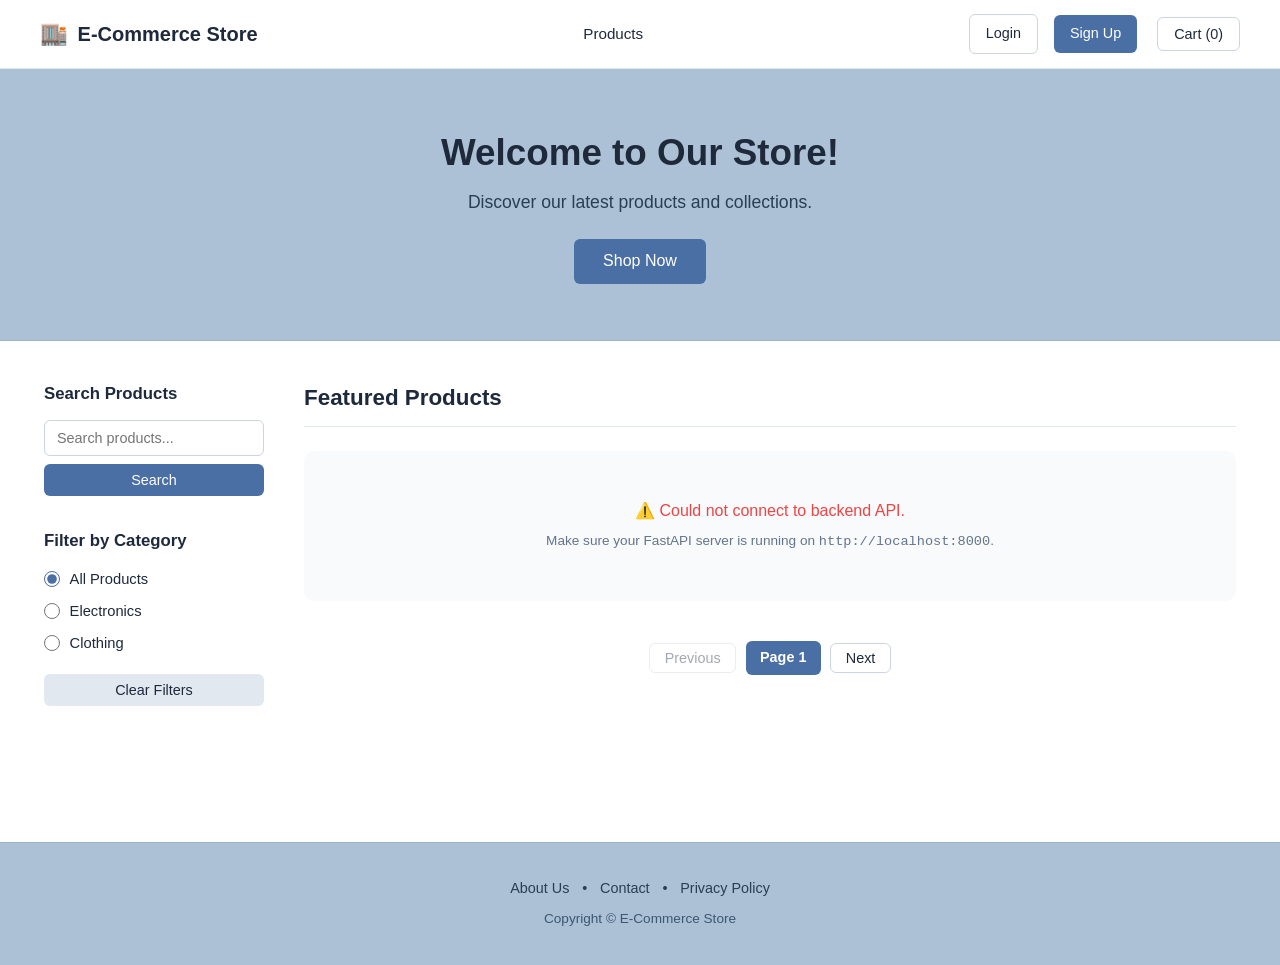
<file: frontend/index.html>
<!DOCTYPE html>
<html lang="en">
<head>
    <meta charset="UTF-8">
    <meta name="viewport" content="width=device-width, initial-scale=1.0">
    <meta name="description" content="Explore featured electronics, clothing, and products in our online store.">
    <title>E-Commerce Store</title>
    <link rel="stylesheet" href="css/style.css?v=5">
</head>
<body>

    <!-- 1. Navigation Bar -->
    <header class="navbar">
        <div class="nav-brand">
            <span class="store-icon">🏬</span>
            <span class="store-title">E-Commerce Store</span>
        </div>

        <nav class="nav-links">
            <a href="#" class="nav-link active">Products</a>
            <a href="#" id="adminNavLink" class="nav-link admin-pill" style="display: none;">Admin</a>
        </nav>

        <div class="nav-user">
            <!-- Guest Section (Default) -->
            <div id="navGuest" class="nav-auth-group">
                <a href="pages/login.html" id="loginNavBtn" class="btn btn-outline">Login</a>
                <a href="pages/register.html" id="registerNavBtn" class="btn btn-primary">Sign Up</a>
            </div>

            <!-- Authenticated Section (Hidden by Default) -->
            <div id="navAuth" class="nav-auth-group" style="display: none;">
                <span id="userGreeting" class="user-info">👤 Welcome, User!</span>
                <button id="logoutBtn" class="btn btn-outline">Logout</button>
            </div>

            <button id="cartBtn" class="btn btn-outline">Cart (0)</button>
        </div>
    </header>

    <!-- 2. Hero Banner -->
    <section class="hero-banner">
        <div class="hero-content">
            <h1>Welcome to Our Store!</h1>
            <p>Discover our latest products and collections.</p>
            <a href="#products-section" class="btn btn-primary shop-now-btn">Shop Now</a>
        </div>
    </section>

    <!-- 3. Main Content: Sidebar + Products -->
    <div class="container" id="products-section">
        <div class="layout-wrapper">

            <!-- Left Sidebar: Filters -->
            <aside class="sidebar">
                
                <!-- Search Box -->
                <div class="filter-group">
                    <h3>Search Products</h3>
                    <form id="searchForm" class="search-form">
                        <input 
                            type="text" 
                            id="searchInput" 
                            placeholder="Search products..." 
                            autocomplete="off"
                        >
                        <button type="submit" id="searchBtn" class="btn btn-primary">Search</button>
                    </form>
                </div>

                <!-- Category Filters -->
                <div class="filter-group">
                    <h3>Filter by Category</h3>
                    <div class="category-options">
                        <label class="category-label">
                            <input type="radio" name="categoryFilter" value="" checked>
                            <span>All Products</span>
                        </label>
                        <label class="category-label">
                            <input type="radio" name="categoryFilter" value="1">
                            <span>Electronics</span>
                        </label>
                        <label class="category-label">
                            <input type="radio" name="categoryFilter" value="2">
                            <span>Clothing</span>
                        </label>
                    </div>

                    <button type="button" id="clearFiltersBtn" class="btn btn-secondary">
                        Clear Filters
                    </button>
                </div>

            </aside>

            <!-- Right Content: Products Grid -->
            <main class="products-section">
                <div class="products-header">
                    <h2>Featured Products</h2>
                    <span id="productCount" class="product-count"></span>
                </div>

                <!-- Dynamic Products Container (populated by app.js) -->
                <div id="productsGrid" class="products-grid">
                    <!-- Product cards will be rendered here -->
                </div>

                <!-- Pagination Controls -->
                <div class="pagination">
                    <button id="prevBtn" class="btn btn-page" disabled>Previous</button>
                    <span id="pageIndicator" class="page-indicator">Page 1</span>
                    <button id="nextBtn" class="btn btn-page">Next</button>
                </div>
            </main>

        </div>
    </div>

    <!-- 4. Footer -->
    <footer class="footer">
        <div class="footer-links">
            <a href="#">About Us</a>
            <span>•</span>
            <a href="#">Contact</a>
            <span>•</span>
            <a href="#">Privacy Policy</a>
        </div>
        <p class="copyright">Copyright &copy; E-Commerce Store</p>
    </footer>

    <!-- Authentication & Frontend Logic -->
    <script src="js/auth.js?v=5"></script>
    <script src="js/app.js?v=5"></script>
</body>
</html>
</file>
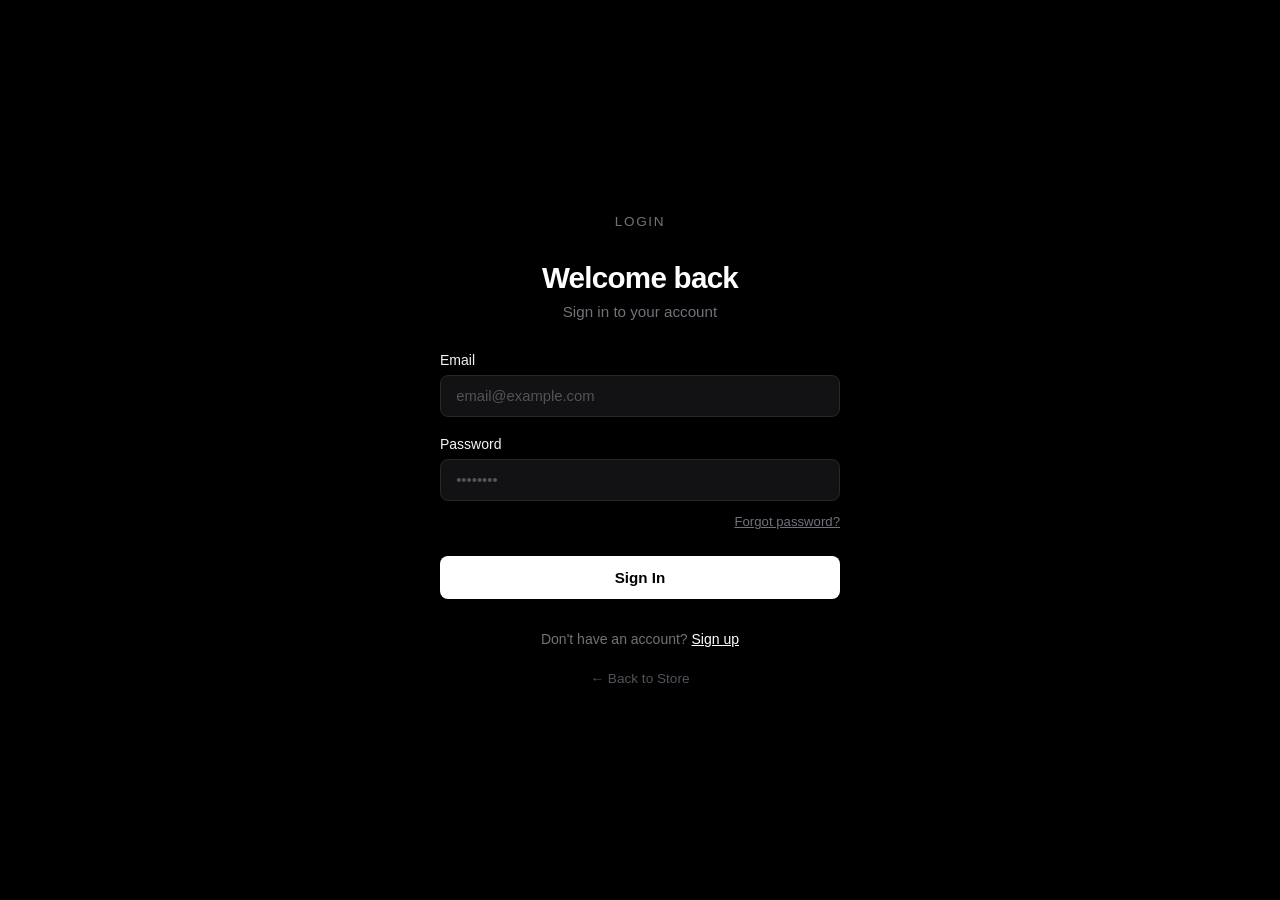
<file: frontend/pages/login.html>
<!DOCTYPE html>
<html lang="en">
<head>
    <meta charset="UTF-8">
    <meta name="viewport" content="width=device-width, initial-scale=1.0">
    <meta name="description" content="Sign in to your account to shop products and manage your profile.">
    <title>Login - E-Commerce Store</title>
    <link rel="stylesheet" href="../css/auth.css">
</head>
<body class="auth-page">

    <main class="auth-wrapper">
        <!-- Category Tag -->
        <span class="auth-tag">LOGIN</span>

        <!-- Headings -->
        <h1 class="auth-title">Welcome back</h1>
        <p class="auth-subtitle">Sign in to your account</p>

        <!-- Alert Notification Box -->
        <div id="alertBox" class="auth-alert" role="alert"></div>

        <!-- Login Form -->
        <form id="loginForm" class="auth-form" novalidate>
            <div class="form-group">
                <label for="emailInput" class="form-label">Email</label>
                <input 
                    type="email" 
                    id="emailInput" 
                    class="form-input" 
                    placeholder="email@example.com" 
                    autocomplete="email"
                    required
                >
            </div>

            <div class="form-group">
                <label for="passwordInput" class="form-label">Password</label>
                <input 
                    type="password" 
                    id="passwordInput" 
                    class="form-input" 
                    placeholder="••••••••" 
                    autocomplete="current-password"
                    required
                >
            </div>

            <div class="forgot-password-wrap">
                <a href="#" id="forgotPasswordLink" class="auth-link-forgot">Forgot password?</a>
            </div>

            <button type="submit" id="loginBtn" class="btn-auth-primary">Sign In</button>
        </form>

        <!-- Footer Link to Sign Up -->
        <p class="auth-footer">
            Don't have an account? <a href="register.html">Sign up</a>
        </p>

        <!-- Back to Store Link -->
        <a href="../index.html" class="back-to-store">← Back to Store</a>
    </main>

    <!-- Scripts -->
    <script src="../js/auth.js?v=4"></script>
    <script src="../js/login.js?v=4"></script>
</body>
</html>
</file>
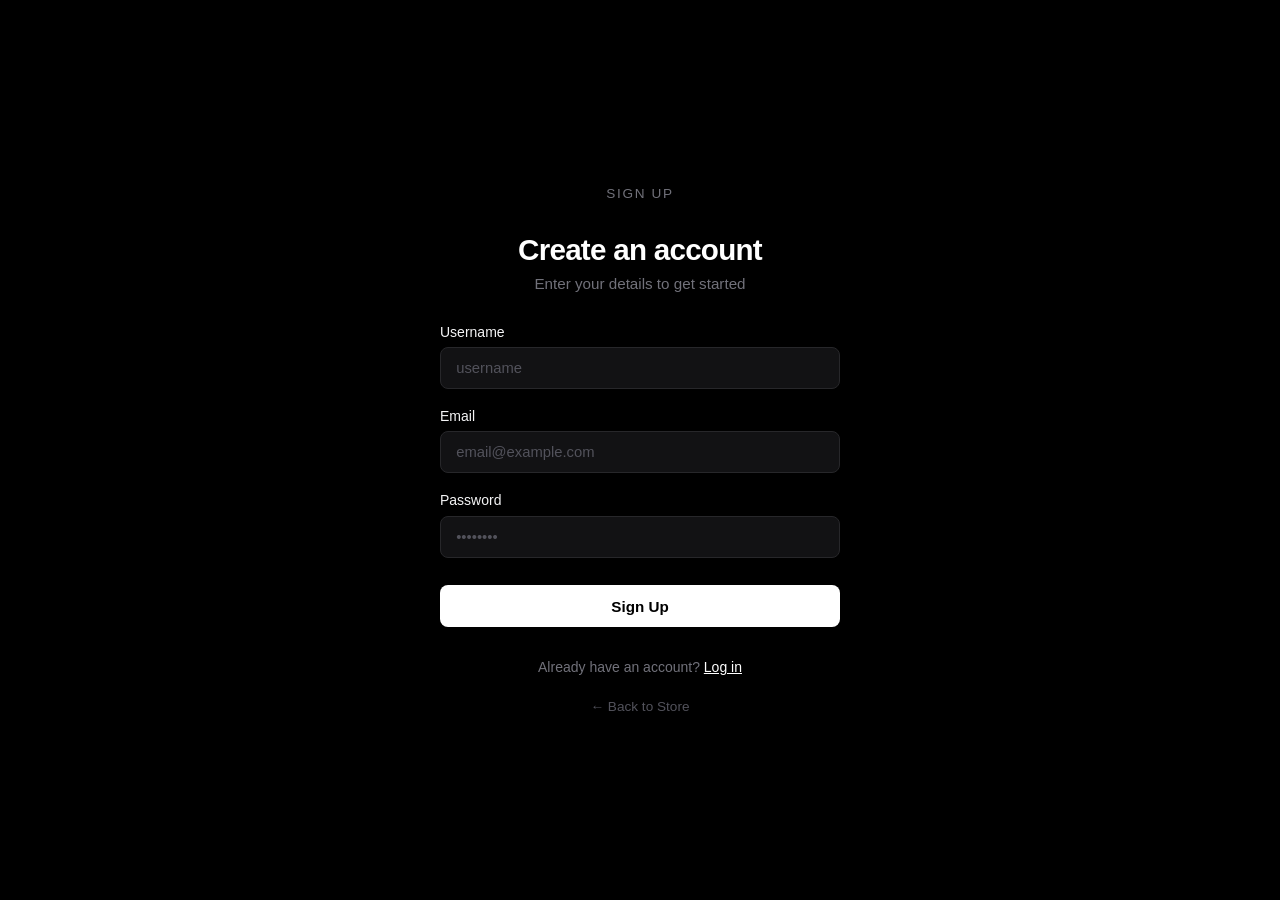
<file: frontend/pages/register.html>
<!DOCTYPE html>
<html lang="en">
<head>
    <meta charset="UTF-8">
    <meta name="viewport" content="width=device-width, initial-scale=1.0">
    <meta name="description" content="Create an account to shop the latest products and track your orders.">
    <title>Sign Up - E-Commerce Store</title>
    <link rel="stylesheet" href="../css/auth.css">
</head>
<body class="auth-page">

    <main class="auth-wrapper">
        <!-- Category Tag -->
        <span class="auth-tag">SIGN UP</span>

        <!-- Headings -->
        <h1 class="auth-title">Create an account</h1>
        <p class="auth-subtitle">Enter your details to get started</p>

        <!-- Alert Notification Box -->
        <div id="alertBox" class="auth-alert" role="alert"></div>

        <!-- Sign Up Form -->
        <form id="registerForm" class="auth-form" novalidate>
            <div class="form-group">
                <label for="usernameInput" class="form-label">Username</label>
                <input 
                    type="text" 
                    id="usernameInput" 
                    class="form-input" 
                    placeholder="username" 
                    autocomplete="username"
                    required
                >
            </div>

            <div class="form-group">
                <label for="emailInput" class="form-label">Email</label>
                <input 
                    type="email" 
                    id="emailInput" 
                    class="form-input" 
                    placeholder="email@example.com" 
                    autocomplete="email"
                    required
                >
            </div>

            <div class="form-group">
                <label for="passwordInput" class="form-label">Password</label>
                <input 
                    type="password" 
                    id="passwordInput" 
                    class="form-input" 
                    placeholder="••••••••" 
                    autocomplete="new-password"
                    required
                >
            </div>

            <button type="submit" id="registerBtn" class="btn-auth-primary">Sign Up</button>
        </form>

        <!-- Footer Link to Login -->
        <p class="auth-footer">
            Already have an account? <a href="login.html">Log in</a>
        </p>

        <!-- Back to Store Link -->
        <a href="../index.html" class="back-to-store">← Back to Store</a>
    </main>

    <!-- Scripts -->
    <script src="../js/auth.js?v=4"></script>
    <script src="../js/register.js?v=4"></script>
</body>
</html>
</file>
<file: frontend/css/style.css>
/* ==========================================================================
   E-Commerce Store Stylesheet
   Matches the cool-slate palette and layout from the design mockup
   ========================================================================== */

/* 1. Design Tokens & Variables */
:root {
    --primary: #4a6fa5;
    --primary-hover: #3d5d8a;
    --primary-dark: #2c4263;
    --hero-bg: #adc1d6;
    --footer-bg: #adc1d6;
    --bg-page: #ffffff;
    --card-bg: #ffffff;
    --text-heading: #1e293b;
    --text-body: #475569;
    --text-muted: #64748b;
    --success: #16a34a;
    --border-color: #cbd5e1;
    --border-light: #e2e8f0;
    --radius-sm: 6px;
    --radius-md: 10px;
    --radius-lg: 16px;
    --shadow-card: 0 2px 8px rgba(0, 0, 0, 0.06);
    --shadow-hover: 0 8px 18px rgba(0, 0, 0, 0.1);
    --transition: all 0.2s ease-in-out;
}

/* 2. Base Reset */
* {
    margin: 0;
    padding: 0;
    box-sizing: border-box;
}

html {
    scroll-behavior: smooth;
}

body {
    font-family: -apple-system, BlinkMacSystemFont, "Segoe UI", Roboto, Helvetica, Arial, sans-serif;
    color: var(--text-body);
    background-color: var(--bg-page);
    line-height: 1.5;
}

a {
    text-decoration: none;
    color: inherit;
}

button {
    font-family: inherit;
    cursor: pointer;
    border: none;
    outline: none;
}

/* 3. Reusable Buttons */
.btn {
    display: inline-block;
    padding: 0.5rem 1rem;
    font-size: 0.9rem;
    font-weight: 500;
    border-radius: var(--radius-sm);
    transition: var(--transition);
    text-align: center;
}

.btn-primary {
    background-color: var(--primary);
    color: #ffffff;
}

.btn-primary:hover {
    background-color: var(--primary-hover);
}

.btn-outline {
    background-color: #ffffff;
    border: 1px solid var(--border-color);
    color: var(--text-heading);
}

.btn-outline:hover {
    background-color: #f1f5f9;
}

.btn-secondary {
    background-color: #e2e8f0;
    color: var(--text-heading);
    width: 100%;
}

.btn-secondary:hover {
    background-color: #cbd5e1;
}

.btn-page {
    background-color: #ffffff;
    border: 1px solid var(--border-color);
    color: var(--text-heading);
    padding: 0.4rem 0.9rem;
}

.btn-page:hover:not(:disabled) {
    background-color: #f1f5f9;
}

.btn-page:disabled {
    opacity: 0.4;
    cursor: not-allowed;
}

/* 4. Navigation Bar */
.navbar {
    display: flex;
    justify-content: space-between;
    align-items: center;
    padding: 0.9rem 2.5rem;
    background-color: #ffffff;
    border-bottom: 1px solid var(--border-light);
    position: sticky;
    top: 0;
    z-index: 100;
}

.nav-brand {
    display: flex;
    align-items: center;
    gap: 0.6rem;
    font-size: 1.25rem;
    font-weight: 700;
    color: var(--text-heading);
}

.store-icon {
    font-size: 1.4rem;
}

.nav-links {
    display: flex;
    align-items: center;
    gap: 1.2rem;
}

.nav-link {
    font-size: 0.95rem;
    font-weight: 500;
    color: var(--text-heading);
    padding: 0.3rem 0.6rem;
}

.nav-link.admin-pill {
    background-color: #dbe4ee;
    color: var(--primary-dark);
    border-radius: var(--radius-sm);
    padding: 0.35rem 0.8rem;
}

.nav-link.admin-pill:hover {
    background-color: #cbd8e7;
}

.nav-user {
    display: flex;
    align-items: center;
    gap: 1.25rem;
}

.nav-auth-group {
    display: flex;
    align-items: center;
    gap: 1rem;
}

.user-info {
    font-size: 0.9rem;
    color: var(--text-body);
    font-weight: 500;
    margin-right: 0.75rem;
    white-space: nowrap;
    display: inline-flex;
    align-items: center;
    gap: 0.35rem;
}

/* 5. Hero Banner */
.hero-banner {
    background-color: var(--hero-bg);
    padding: 3.5rem 1.5rem;
    text-align: center;
    border-bottom: 1px solid #9db5cc;
}

.hero-content h1 {
    font-size: 2.3rem;
    font-weight: 700;
    color: var(--text-heading);
    margin-bottom: 0.5rem;
}

.hero-content p {
    font-size: 1.1rem;
    color: #273e55;
    margin-bottom: 1.5rem;
}

.shop-now-btn {
    padding: 0.65rem 1.8rem;
    font-size: 1rem;
    border-radius: var(--radius-sm);
}

/* 6. Layout Container */
.container {
    max-width: 1240px;
    margin: 0 auto;
    padding: 2.5rem 1.5rem;
}

.layout-wrapper {
    display: flex;
    gap: 2.5rem;
    align-items: flex-start;
}

/* 7. Sidebar Filters */
.sidebar {
    width: 220px;
    flex-shrink: 0;
}

.filter-group {
    margin-bottom: 2rem;
}

.filter-group h3 {
    font-size: 1.05rem;
    font-weight: 700;
    color: var(--text-heading);
    margin-bottom: 0.9rem;
}

.search-form {
    display: flex;
    flex-direction: column;
    gap: 0.5rem;
}

.search-form input {
    width: 100%;
    padding: 0.55rem 0.75rem;
    font-size: 0.9rem;
    border: 1px solid var(--border-color);
    border-radius: var(--radius-sm);
    outline: none;
    transition: var(--transition);
}

.search-form input:focus {
    border-color: var(--primary);
    box-shadow: 0 0 0 3px rgba(74, 111, 165, 0.15);
}

.category-options {
    display: flex;
    flex-direction: column;
    gap: 0.65rem;
    margin-bottom: 1.2rem;
}

.category-label {
    display: flex;
    align-items: center;
    gap: 0.6rem;
    font-size: 0.92rem;
    color: var(--text-heading);
    cursor: pointer;
    user-select: none;
}

.category-label input[type="radio"] {
    accent-color: var(--primary);
    cursor: pointer;
    width: 16px;
    height: 16px;
}

/* 8. Products Showcase Section */
.products-section {
    flex: 1;
    min-width: 0;
}

.products-header {
    display: flex;
    justify-content: space-between;
    align-items: baseline;
    border-bottom: 1px solid var(--border-light);
    padding-bottom: 0.75rem;
    margin-bottom: 1.5rem;
}

.products-header h2 {
    font-size: 1.4rem;
    font-weight: 700;
    color: var(--text-heading);
}

.product-count {
    font-size: 0.9rem;
    color: var(--text-muted);
}

/* 9. Products Grid & Card Design */
.products-grid {
    display: grid;
    grid-template-columns: repeat(auto-fill, minmax(290px, 1fr));
    gap: 1.25rem;
}

/* Horizontal Card Structure matching mockup */
.product-card {
    background-color: var(--card-bg);
    border: 1px solid var(--border-light);
    border-radius: var(--radius-md);
    padding: 1rem;
    display: flex;
    gap: 1rem;
    box-shadow: var(--shadow-card);
    transition: var(--transition);
}

.product-card:hover {
    transform: translateY(-2px);
    box-shadow: var(--shadow-hover);
    border-color: #cbd5e1;
}

.product-thumb {
    width: 110px;
    height: 110px;
    flex-shrink: 0;
    background-color: #f1f5f9;
    border-radius: var(--radius-sm);
    overflow: hidden;
    display: flex;
    align-items: center;
    justify-content: center;
}

.product-thumb img {
    width: 100%;
    height: 100%;
    object-fit: cover;
}

.product-thumb .img-placeholder {
    font-size: 2.2rem;
    color: var(--text-muted);
}

.product-details {
    flex: 1;
    min-width: 0;
    display: flex;
    flex-direction: column;
    justify-content: space-between;
}

.product-title {
    font-size: 0.98rem;
    font-weight: 600;
    color: var(--text-heading);
    white-space: nowrap;
    overflow: hidden;
    text-overflow: ellipsis;
}

.product-description {
    font-size: 0.8rem;
    color: var(--text-muted);
    line-height: 1.35;
    margin: 0.25rem 0 0.5rem;
    display: -webkit-box;
    -webkit-line-clamp: 2;
    line-clamp: 2;
    -webkit-box-orient: vertical;
    overflow: hidden;
}

.product-meta {
    display: flex;
    justify-content: space-between;
    align-items: center;
    margin-bottom: 0.5rem;
}

.product-price {
    font-size: 1rem;
    font-weight: 700;
    color: var(--text-heading);
}

.product-stock {
    font-size: 0.78rem;
    font-weight: 600;
    color: var(--success);
}

.product-stock.out-of-stock {
    color: #ef4444;
}

.add-to-cart-btn {
    width: 100%;
    padding: 0.45rem;
    font-size: 0.85rem;
}

/* 10. Status & Loading Messages */
.status-card {
    grid-column: 1 / -1;
    text-align: center;
    padding: 3rem 1rem;
    background-color: #f8fafc;
    border-radius: var(--radius-md);
    color: var(--text-muted);
    font-size: 1rem;
}

/* 11. Pagination */
.pagination {
    display: flex;
    justify-content: center;
    align-items: center;
    gap: 0.6rem;
    margin-top: 2.5rem;
}

.page-indicator {
    font-size: 0.9rem;
    font-weight: 600;
    padding: 0.4rem 0.9rem;
    background-color: var(--primary);
    color: #ffffff;
    border-radius: var(--radius-sm);
}

/* 12. Footer */
.footer {
    background-color: var(--footer-bg);
    padding: 2.2rem 1.5rem;
    text-align: center;
    margin-top: 4rem;
    border-top: 1px solid #9db5cc;
}

.footer-links {
    display: flex;
    justify-content: center;
    align-items: center;
    gap: 0.8rem;
    font-size: 0.9rem;
    color: #273e55;
    margin-bottom: 0.6rem;
}

.footer-links a:hover {
    text-decoration: underline;
}

.copyright {
    font-size: 0.85rem;
    color: #3b5771;
}

/* 13. Mobile & Tablet Responsiveness */
@media (max-width: 900px) {
    .layout-wrapper {
        flex-direction: column;
    }

    .sidebar {
        width: 100%;
        display: flex;
        gap: 2rem;
    }

    .filter-group {
        flex: 1;
        margin-bottom: 1.5rem;
    }
}

@media (max-width: 640px) {
    .navbar {
        flex-direction: column;
        gap: 0.75rem;
        padding: 1rem;
    }

    .sidebar {
        flex-direction: column;
        gap: 1rem;
    }

    .products-grid {
        grid-template-columns: 1fr;
    }
}
</file>
<file: frontend/css/auth.css>
/* ==========================================================================
   Dark Minimalist Authentication Stylesheet (auth.css)
   Exact match to UI_images/login.jpg and UI_images/sign_up.jpg
   ========================================================================== */

/* 1. Global Reset & Body Configuration */
* {
    margin: 0;
    padding: 0;
    box-sizing: border-box;
}

body.auth-page {
    background-color: #000000;
    color: #ffffff;
    font-family: -apple-system, BlinkMacSystemFont, "Segoe UI", Roboto, "Helvetica Neue", Arial, sans-serif;
    min-height: 100vh;
    display: flex;
    flex-direction: column;
    justify-content: center;
    align-items: center;
    padding: 1.5rem;
    -webkit-font-smoothing: antialiased;
}

/* 2. Centered Form Container */
.auth-wrapper {
    width: 100%;
    max-width: 400px;
    display: flex;
    flex-direction: column;
    align-items: center;
}

/* 3. Top Tag Indicator (LOGIN / SIGN UP) */
.auth-tag {
    font-size: 0.85rem;
    font-weight: 500;
    color: #71717a;
    text-transform: uppercase;
    letter-spacing: 0.12em;
    margin-bottom: 2rem;
    text-align: center;
}

/* 4. Headings & Subtitles */
.auth-title {
    font-size: 1.85rem;
    font-weight: 700;
    color: #ffffff;
    text-align: center;
    margin-bottom: 0.5rem;
    letter-spacing: -0.025em;
}

.auth-subtitle {
    font-size: 0.95rem;
    color: #71717a;
    text-align: center;
    margin-bottom: 2rem;
}

/* 5. Alert Notifications */
.auth-alert {
    width: 100%;
    padding: 0.75rem 1rem;
    border-radius: 8px;
    font-size: 0.875rem;
    margin-bottom: 1.25rem;
    display: none;
    line-height: 1.4;
}

.auth-alert.show {
    display: block;
}

.auth-alert.error {
    background-color: rgba(239, 68, 68, 0.1);
    border: 1px solid rgba(239, 68, 68, 0.3);
    color: #f87171;
}

.auth-alert.success {
    background-color: rgba(34, 197, 94, 0.1);
    border: 1px solid rgba(34, 197, 94, 0.3);
    color: #4ade80;
}

/* 6. Form Layout */
.auth-form {
    width: 100%;
    display: flex;
    flex-direction: column;
    gap: 1.2rem;
}

.form-group {
    display: flex;
    flex-direction: column;
    gap: 0.45rem;
}

.form-label {
    font-size: 0.875rem;
    font-weight: 500;
    color: #f4f4f5;
    text-align: left;
}

.form-input {
    width: 100%;
    background-color: #121214;
    border: 1px solid #27272a;
    border-radius: 8px;
    padding: 0.75rem 0.95rem;
    color: #ffffff;
    font-size: 0.925rem;
    outline: none;
    transition: border-color 0.15s ease, box-shadow 0.15s ease;
}

.form-input::placeholder {
    color: #52525b;
}

.form-input:focus {
    border-color: #52525b;
    box-shadow: 0 0 0 1px #52525b;
}

/* 7. Forgot Password Link */
.forgot-password-wrap {
    display: flex;
    justify-content: flex-end;
    margin-top: -0.4rem;
}

.auth-link-forgot {
    font-size: 0.825rem;
    color: #71717a;
    text-decoration: underline;
    cursor: pointer;
    transition: color 0.15s ease;
}

.auth-link-forgot:hover {
    color: #d4d4d8;
}

/* 8. Primary Submit Button */
.btn-auth-primary {
    width: 100%;
    background-color: #ffffff;
    color: #000000;
    font-size: 0.95rem;
    font-weight: 600;
    padding: 0.8rem 1rem;
    border-radius: 8px;
    border: none;
    cursor: pointer;
    margin-top: 0.5rem;
    transition: background-color 0.15s ease, opacity 0.15s ease;
}

.btn-auth-primary:hover:not(:disabled) {
    background-color: #e4e4e7;
}

.btn-auth-primary:disabled {
    opacity: 0.6;
    cursor: not-allowed;
}

/* 9. Footer Switcher & Back Link */
.auth-footer {
    margin-top: 2rem;
    text-align: center;
    font-size: 0.875rem;
    color: #71717a;
}

.auth-footer a {
    color: #ffffff;
    text-decoration: underline;
    font-weight: 500;
    transition: color 0.15s ease;
}

.auth-footer a:hover {
    color: #e4e4e7;
}

.back-to-store {
    display: inline-block;
    margin-top: 1.5rem;
    font-size: 0.85rem;
    color: #52525b;
    text-decoration: none;
    transition: color 0.15s ease;
}

.back-to-store:hover {
    color: #a1a1aa;
}

/* 10. Responsive Adjustments */
@media (max-width: 480px) {
    body.auth-page {
        padding: 1rem;
    }

    .auth-title {
        font-size: 1.65rem;
    }

    .auth-tag {
        margin-bottom: 1.5rem;
    }
}
</file>
